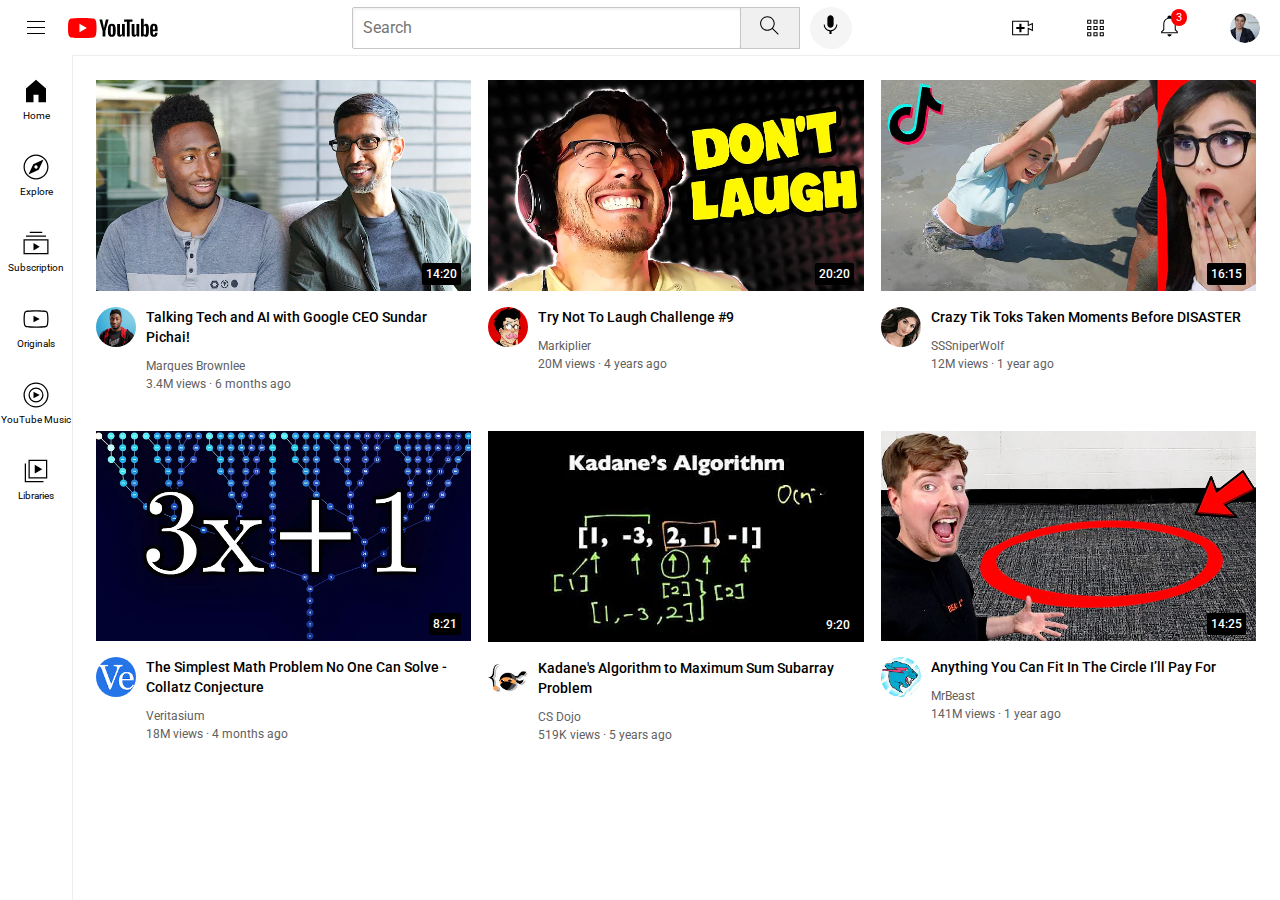
<file: index.html>
<!DOCTYPE html>
<html lang="en">
<head>
    <meta charset="UTF-8">
    <meta name="viewport" content="width=device-width, initial-scale=1.0">
    <title>YouTube.com Clone</title>
    <link rel="stylesheet" href="style/style.css">
    <link rel="preconnect" href="https://fonts.googleapis.com">
    <link rel="preconnect" href="https://fonts.gstatic.com" crossorigin>
    <link href="https://fonts.googleapis.com/css2?family=Roboto:ital,wght@0,100;0,300;0,400;0,500;0,700;0,900;1,100;1,300;1,400;1,500;1,700;1,900&display=swap" rel="stylesheet">
</head>
<body>
    <div class="header">
        <div class="left-section">
            <img class="hamburger-menu" src="assets/hamburger-menu.svg" alt="menu">
            <img class="youtube-logo" src="assets/youtube-logo.svg" alt="youtube-logo">
        </div>
        <div class="middle-section">
            <input class="search-box" type="text" placeholder="Search">
            <button class="search-button"> 
                <img class="search-icon" src="assets/search.svg" alt="search">
                <div class="tooltip">Search</div>
            </button>
            <button class="voice-search-button"> 
                <img class="voice-search-icon" src="assets/voice-search-icon.svg" alt="voice-search">
                <div class="tooltip">Search with your voice</div>
            </button>
        </div>
        <div class="right-section">
            <img class="upload-icon" src="assets/upload.svg" alt="upload">
            <img class="apps-icon" src="assets/youtube-apps.svg" alt="apps">
            <div class="notification-icon-container">
                <img class="notification-icon" src="assets/notifications.svg" alt="notifications">
                <div class="notifcation-count">3</div>
            </div>
            <img class="my-channel-icon" src="assets/my-channel.jpeg" alt="my-channel">
        </div>
    </div>
    <div class="sidebar">
        <div class="sidebar-link">
            <img src="assets/home.svg" alt="">
            <div>Home</div>
        </div>
        <div class="sidebar-link">
            <img src="assets/explore.svg" alt="">
            <div>Explore</div>
        </div>
        <div class="sidebar-link">
            <img src="assets/subscriptions.svg" alt="">
            <div>Subscription</div>
        </div>
        <div class="sidebar-link">
            <img src="assets/originals.svg" alt="">
            <div>Originals</div>
        </div>
        <div class="sidebar-link">
            <img src="assets/youtube-music.svg" alt="">
            <div>YouTube Music</div>
        </div>
        <div  class="sidebar-link">
            <img src="assets/library.svg" alt="">
            <div>Libraries</div>
        </div>
    </div>
    <div class="video-grid">
        <div class="video-preview">
            <div class="thumbnail-row">
                <img class="thumbnail" src="assets/thumbnail-1.webp" alt="thumbnail-1">
                <div class="timestamp">14:20</div>
            </div>
            <div class="video-info-grid">
                <div class="channel-image">
                    <img class="profile-picture" src="assets/channel-1.jpeg" alt="">
                </div>
                <div class="video-info">
                    <p class="video-title">Talking Tech and AI with Google CEO Sundar Pichai!</p>
                    <p class="channel-name">Marques Brownlee</p>
                    <p class="video-stats">3.4M views &#183; 6 months ago</p>
                </div>
            </div>
        </div>
        <div class="video-preview">
            <div class="thumbnail-row">
                <img class="thumbnail" src="assets/thumbnail-2.webp" alt="thumbnail-2">
                <div class="timestamp">20:20</div>
            </div>
            <div class="video-info-grid">
                <div class="channel-image">
                    <img class="profile-picture" src="assets/channel-2.jpeg" alt="">
                </div>
                <div class="video-info">
                    <p class="video-title">Try Not To Laugh Challenge #9</p>
                    <p class="channel-name">Markiplier</p>
                    <p class="video-stats">20M views &#183; 4 years ago</p>
                </div>
            </div>
        </div>
    
        <div class="video-preview">
            <div class="thumbnail-row">
                <img class="thumbnail" src="assets/thumbnail-3.webp" alt="thumbnail-1">
                <div class="timestamp">16:15</div>
            </div>
            <div class="video-info-grid">
                <div class="channel-image">
                    <img class="profile-picture" src="assets/channel-3.jpeg" alt="">
                </div>
                <div class="video-info">
                    <p class="video-title">Crazy Tik Toks Taken Moments Before DISASTER</p>
                    <p class="channel-name">SSSniperWolf</p>
                    <p class="video-stats">12M views &#183; 1 year ago</p>
                </div>
            </div>
        </div>
        <div class="video-preview">
            <div class="thumbnail-row">
                <img class="thumbnail" src="assets/thumbnail-4.webp" alt="thumbnail-2">
                <div class="timestamp">8:21</div>
            </div>
            <div class="video-info-grid">
                <div class="channel-image">
                    <img class="profile-picture" src="assets/channel-4.jpeg" alt="">
                </div>
                <div class="video-info">
                    <p class="video-title">The Simplest Math Problem No One Can Solve - Collatz Conjecture</p>
                    <p class="channel-name">Veritasium</p>
                    <p class="video-stats">18M views &#183; 4 months ago</p>
                </div>
            </div>
        </div>
    
        <div class="video-preview">
            <div class="thumbnail-row">
                <img class="thumbnail" src="assets/thumbnail-5.webp" alt="thumbnail-1">
                <div class="timestamp">9:20</div>
            </div>
            <div class="video-info-grid">
                <div class="channel-image">
                    <img class="profile-picture" src="assets/channel-5.jpeg" alt="">
                </div>
                <div class="video-info">
                    <p class="video-title">Kadane's Algorithm to Maximum Sum Subarray Problem</p>
                    <p class="channel-name">CS Dojo</p>
                    <p class="video-stats">519K views &#183; 5 years ago</p>
                </div>
            </div>
        </div>
        <div class="video-preview">
            <div class="thumbnail-row">
                <img class="thumbnail" src="assets/thumbnail-6.webp" alt="thumbnail-2">
                <div class="timestamp">14:25</div>
            </div>
            <div class="video-info-grid">
                <div class="channel-image">
                    <img class="profile-picture" src="assets/channel-6.jpeg" alt="">
                </div>
                <div class="video-info">
                    <p class="video-title">Anything You Can Fit In The Circle I’ll Pay For</p>
                    <p class="channel-name">MrBeast</p>
                    <p class="video-stats">141M views &#183; 1 year ago</p>
                </div>
            </div>
        </div>
    </div>
</body>
</html>
</file>
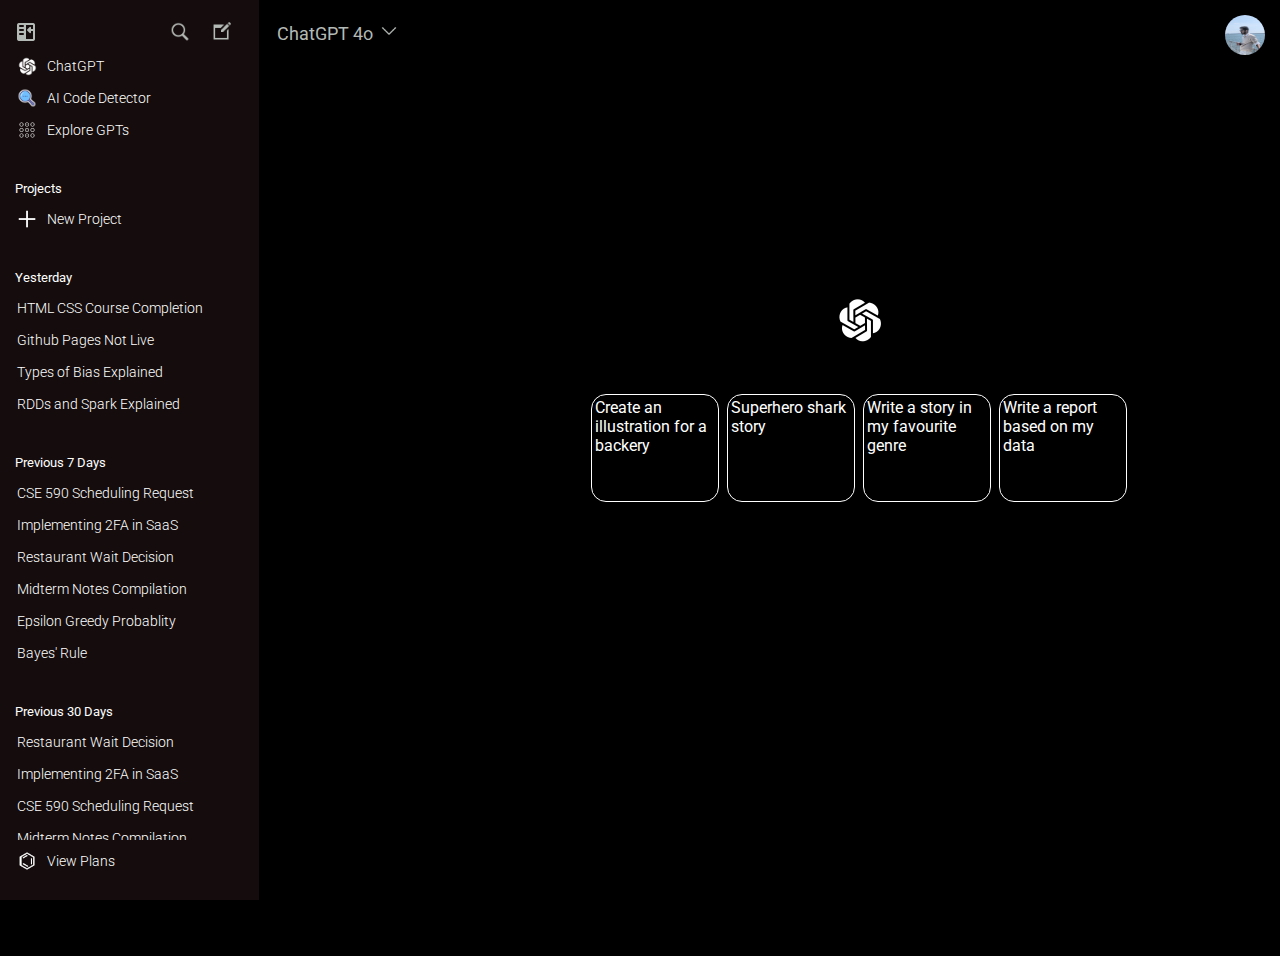
<file: ChatGPT/index.html>
<!DOCTYPE html>
<html lang="en">
<head>
    <meta charset="UTF-8">
    <meta name="viewport" content="width=device-width, initial-scale=1.0">
    <title>ChatGPT</title>
    <link rel="stylesheet" href="style/style.css">
    <link href="https://fonts.googleapis.com/css2?family=Roboto:ital,wght@0,100;0,300;0,400;0,500;0,700;0,900;1,100;1,300;1,400;1,500;1,700;1,900&display=swap" rel="stylesheet">
</head>
<body>
    <div class="header">
        <div class="current-model">
            ChatGPT 4o
            <img class="down-sign" src="assets/down.png" alt="">
        </div>
        <div class="current-user">
            <img class="current-user-image" src="assets/currentUser.jpg" alt="">
        </div>
    </div>
    <div class="whole-window">
        <div class="sidebar">
            <div class="sidebar-top">
                <div class="close-sidebar">
                    <img class ="close-sidebar-icon" src="assets/close-sidebar.png" alt="">
                </div>
                <div class="sidebar-top-right">
                    <img class="search-icon" src="assets/search.png" alt="">
                    <img class="create-icon" src="assets/create.png" alt="">
                </div>
            </div>
            <div class="sidebar-menu">
                <div class="sidebar-cell">
                    <img class="chatgpt-logo" src="assets/chatgpt-logo.png" alt="">
                    <span class="cell-text">ChatGPT</span>
                </div>
                <div class="sidebar-cell">
                    <img class="chatgpt-logo" src="assets/search-colored.png" alt="">
                    <span class="cell-text">AI Code Detector</span>
                </div>
                <div class="sidebar-cell">
                    <img class="chatgpt-logo" src="assets/explore.png" alt="">
                    <span class="cell-text">Explore GPTs</span>
                </div>
                <div class="sub-heading-menu">
                    Projects
                </div>
                <div class="sidebar-cell">
                    <img class="chatgpt-logo" src="assets/plus.png" alt="">
                    <span class="cell-text">New Project</span>
                </div>
    
                <div class="sub-heading-menu">
                    Yesterday
                </div>
                <div class="sidebar-cell">
                    <span class="cell-text">HTML CSS Course Completion</span>
                </div>
                <div class="sidebar-cell">
                    <span class="cell-text">Github Pages Not Live</span>
                </div>
                <div class="sidebar-cell">
                    <span class="cell-text">Types of Bias Explained</span>
                </div>
                <div class="sidebar-cell">
                    <span class="cell-text">RDDs and Spark Explained</span>
                </div>
    
                <div class="sub-heading-menu">
                    Previous 7 Days
                </div>
                <div class="sidebar-cell">
                    <span class="cell-text">CSE 590 Scheduling Request</span>
                </div>
                <div class="sidebar-cell">
                    <span class="cell-text">Implementing 2FA in SaaS</span>
                </div>
                <div class="sidebar-cell">
                    <span class="cell-text">Restaurant Wait Decision</span>
                </div>
                <div class="sidebar-cell">
                    <span class="cell-text">Midterm Notes Compilation</span>
                </div>
                <div class="sidebar-cell">
                    <span class="cell-text">Epsilon Greedy Probablity</span>
                </div>
                <div class="sidebar-cell">
                    <span class="cell-text">Bayes' Rule</span>
                </div>
    
                <div class="sub-heading-menu">
                    Previous 30 Days
                </div>
    
                <div class="sidebar-cell">
                    <span class="cell-text">Restaurant Wait Decision</span>
                </div>
                <div class="sidebar-cell">
                    <span class="cell-text">Implementing 2FA in SaaS</span>
                </div>
                <div class="sidebar-cell">
                    <span class="cell-text">CSE 590 Scheduling Request</span>
                </div>
                <div class="sidebar-cell">
                    <span class="cell-text">Midterm Notes Compilation</span>
                </div>
                <div class="sidebar-cell">
                    <span class="cell-text">Epsilon Greedy Probablity</span>
                </div>
                <div class="sidebar-cell">
                    <span class="cell-text">Bayes' Rule</span>
                </div>
                <div class="sidebar-bottom">
                    <div class="sidebar-cell">
                        <img class="chatgpt-logo" src="assets/bottom.png" alt="">
                        <span class="cell-text">View Plans</span>
                    </div>
                </div>
            </div>
        </div>
        <div class="chatbox">
            <img class="center-logo" src="assets/chatgpt-logo.png" alt="">
            <div class="four-boxes">
                <div class="box">Create an illustration for a backery</div>
                <div class="box">Superhero shark story</div>
                <div class="box">Write a story in my favourite genre</div>
                <div class="box">Write a report based on my data</div>
            </div>
        </div>
    </div>
</body>
</html>
</file>
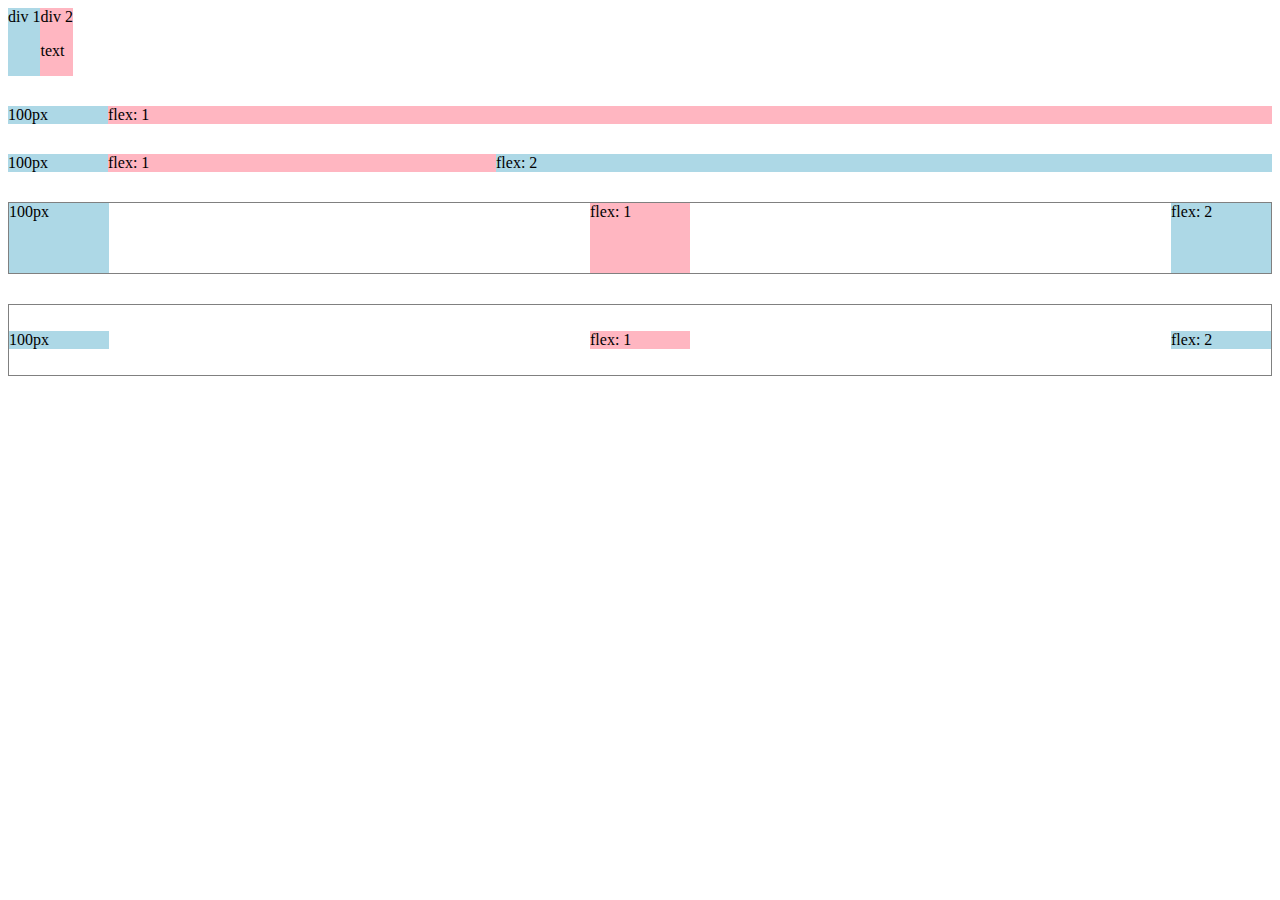
<file: flexbox.html>
<!DOCTYPE html>
<html lang="en">
<head>
    <meta charset="UTF-8">
    <meta name="viewport" content="width=device-width, initial-scale=1.0">
    <title>Flexbox</title>
</head>
<body>
    <div style="display: flex; flex-direction: row;">
        <div style="background-color: lightblue;">
            div 1
        </div>
        <div style="background-color: lightpink;">
            div 2 <p>text</p>
        </div>
    </div>
    <div style="display: flex; flex-direction: row; margin-top: 30px;">
        <div style="background-color: lightblue; width: 100px;">
            100px
        </div>
        <div style="background-color: lightpink; flex: 1;">
            flex: 1
        </div>
    </div>

    <div style="display: flex; flex-direction: row; margin-top: 30px;">
        <div style="background-color: lightblue; width: 100px;">
            100px
        </div>
        <div style="background-color: lightpink; flex: 1;">
            flex: 1
        </div>
        <div style="background-color: lightblue; flex: 2;">
            flex: 2
        </div>
    </div>

    <div style="display: flex; flex-direction: row; margin-top: 30px; height: 70px; border-style: solid; border-width: 1px; border-color: gray; justify-content: space-between;">
        <div style="background-color: lightblue; width: 100px;">
            100px
        </div>
        <div style="background-color: lightpink; width: 100px;">
            flex: 1
        </div>
        <div style="background-color: lightblue; width: 100px;">
            flex: 2
        </div>
    </div>

    <div style="display: flex; flex-direction: row; margin-top: 30px; height: 70px; border-style: solid; border-width: 1px; border-color: gray; justify-content: space-between; align-items: center;">
        <div style="background-color: lightblue; width: 100px;">
            100px
        </div>
        <div style="background-color: lightpink; width: 100px;">
            flex: 1
        </div>
        <div style="background-color: lightblue; width: 100px;">
            flex: 2
        </div>
    </div>
</body>
</html>
</file>
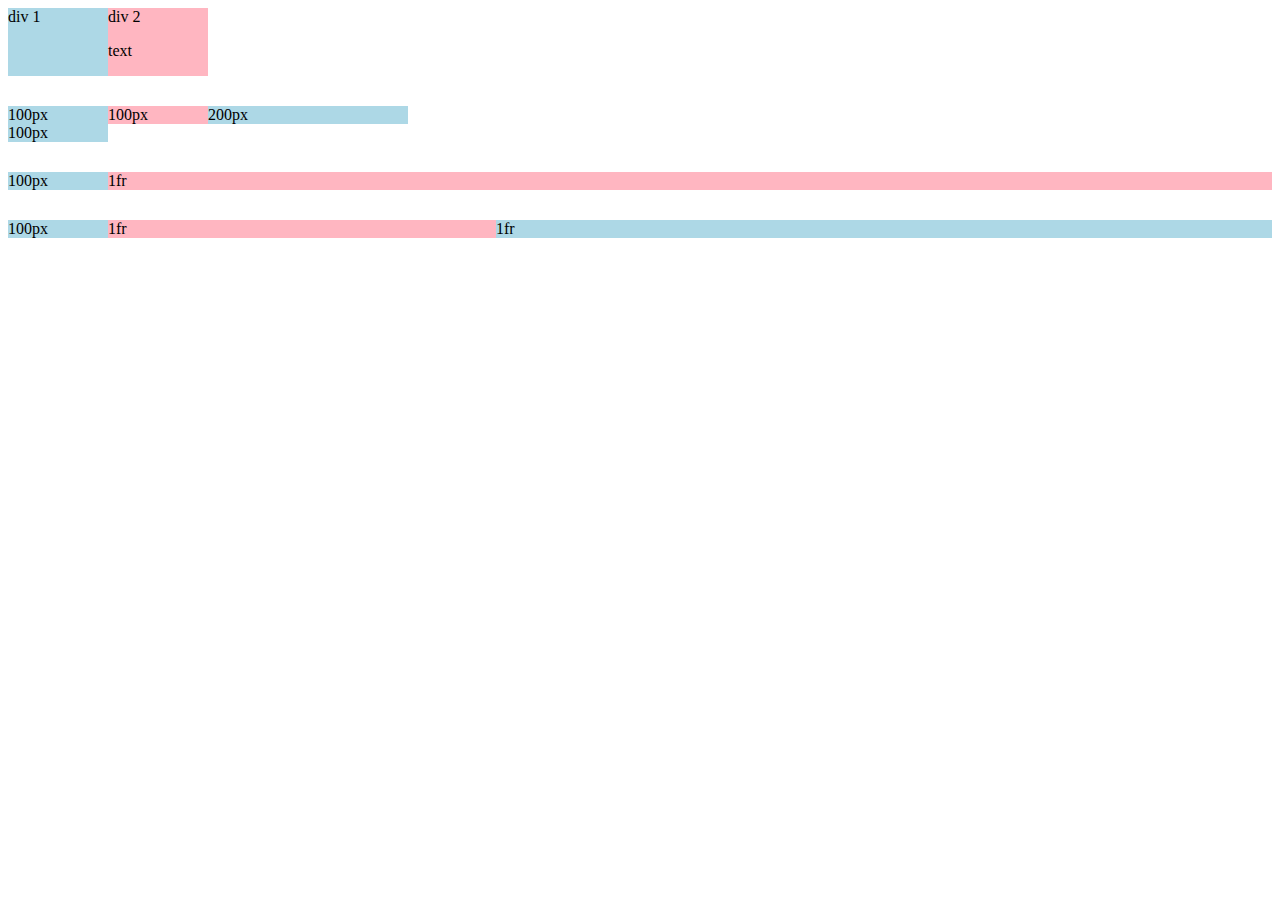
<file: grid.html>
<!DOCTYPE html>
<html lang="en">
<head>
    <meta charset="UTF-8">
    <meta name="viewport" content="width=device-width, initial-scale=1.0">
    <title>Grid pratice</title>
</head>
<body>
    <div style="
    display: grid;
    grid-template-columns: 100px 100px;
    ">
        <div style="background-color: lightblue;">
            div 1
        </div>
        <div style="background-color: lightpink;">
            div 2 <p>text</p>
        </div>
    </div>
    <div style="
    margin-top: 30px;
    display: grid;
    grid-template-columns: 100px 100px 200px;
    ">
        <div style="background-color: lightblue;">
            100px
        </div>
        <div style="background-color: lightpink;">
            100px
        </div>
        <div style="background-color: lightblue;">
            200px
        </div>
        <div style="background-color: lightblue;">
            100px
        </div>
    </div>

    <div style="
    margin-top: 30px;
    display: grid;
    grid-template-columns: 100px 1fr;
    ">
        <div style="background-color: lightblue;">
            100px
        </div>
        <div style="background-color: lightpink;">
            1fr
        </div>
    </div>
    <div style="
    margin-top: 30px;
    display: grid;
    grid-template-columns: 100px 1fr 2fr;
    ">
        <div style="background-color: lightblue;">
            100px
        </div>
        <div style="background-color: lightpink;">
            1fr
        </div>
        <div style="background-color: lightblue;">
            1fr
        </div>
    </div>
</body>
</html>
</file>
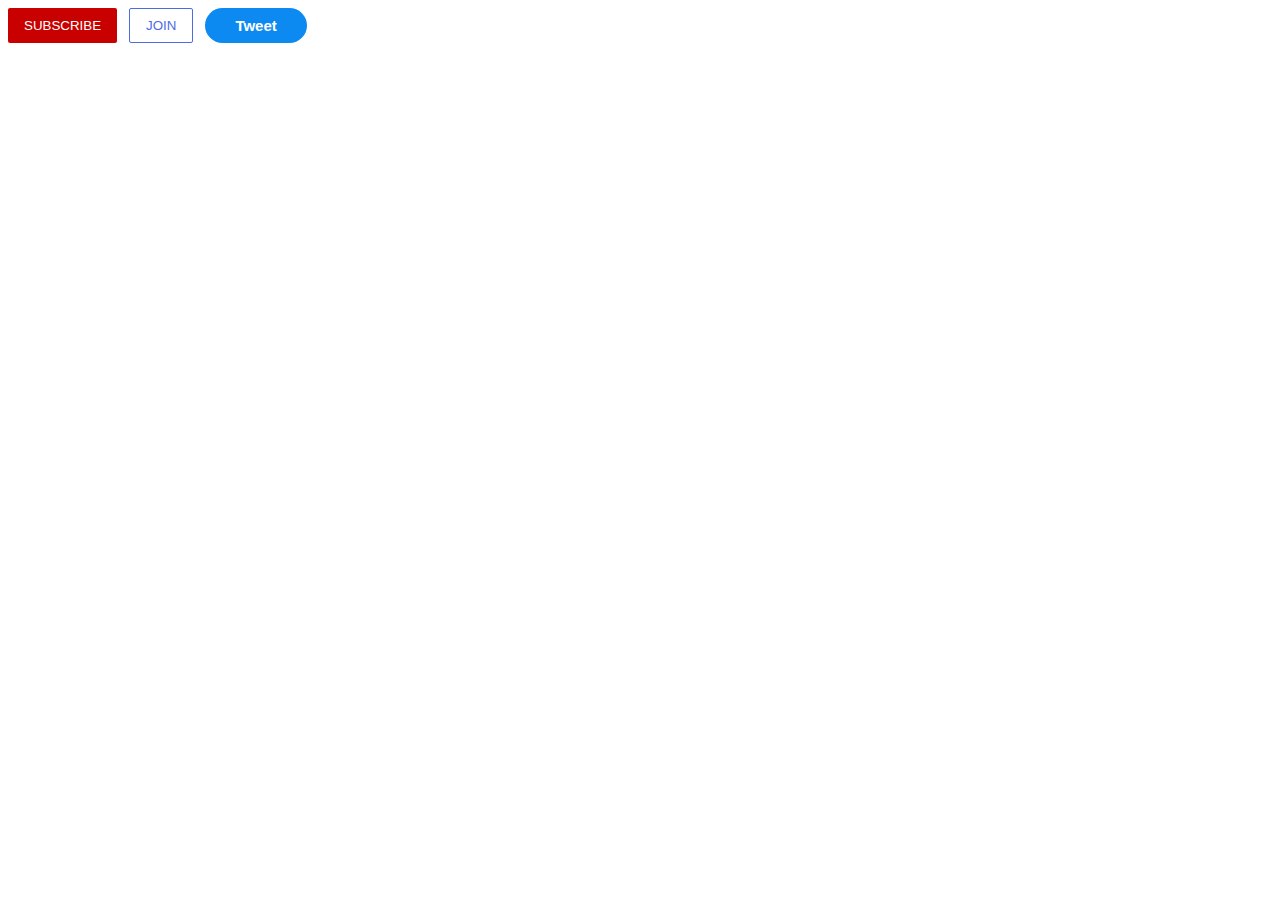
<file: intro/buttons.html>
<!DOCTYPE html>
<html lang="en">
<head>
    <meta charset="UTF-8">
    <meta name="viewport" content="width=device-width, initial-scale=1.0">
    <title>Buttons</title>
    <link rel="stylesheet" href="buttons.css">   
</head>
<body>
    <button class="subscribe-button">
        SUBSCRIBE
    </button>
    
    <button class="join-button">JOIN</button>
    
    <button class="tweet-button">Tweet</button>
</body>
</html>
</file>
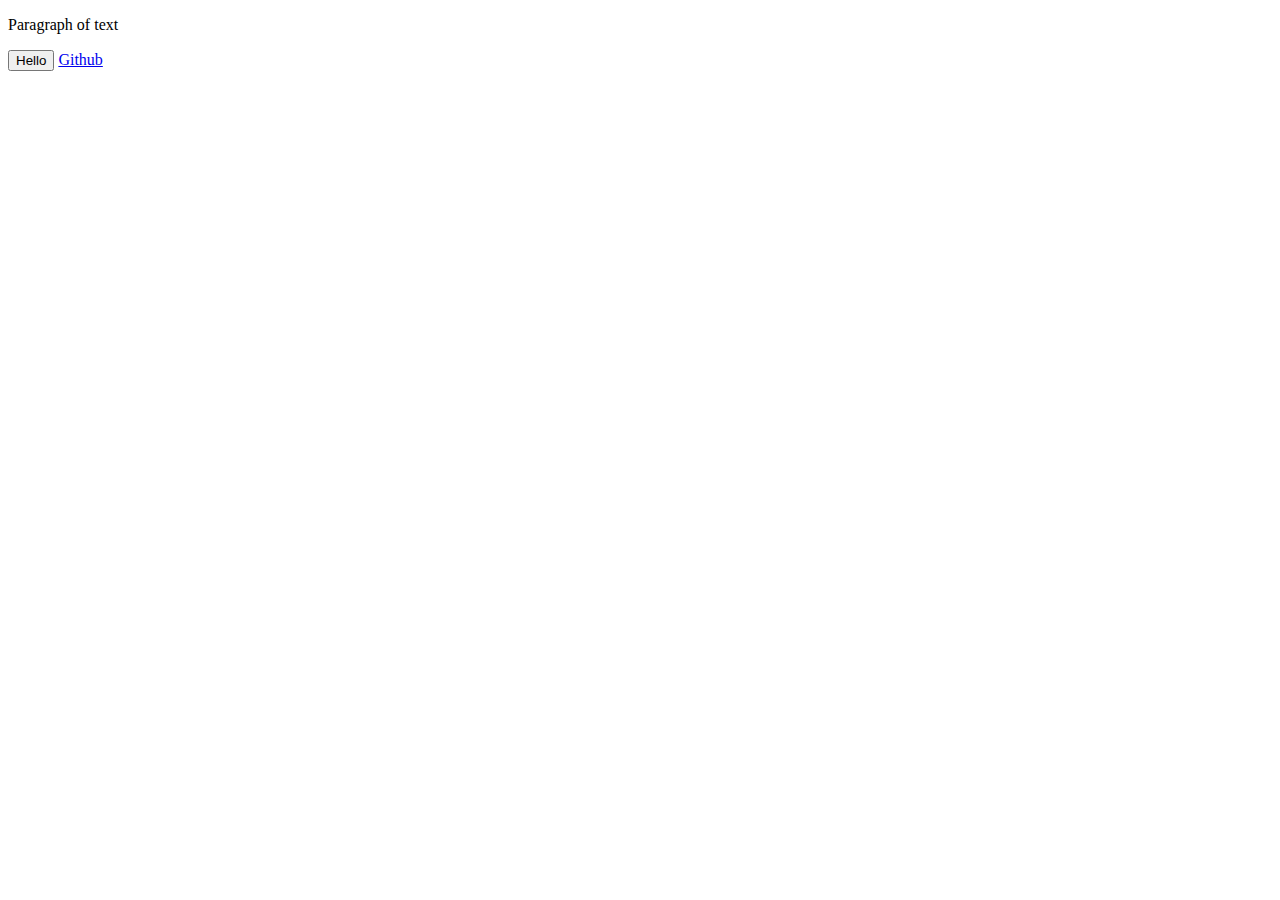
<file: intro/website.html>
<!DOCTYPE html>
<html lang="en">
<head>
    <meta charset="UTF-8">
    <meta name="viewport" content="width=device-width, initial-scale=1.0">
    <title>Document</title>
</head>
<body>
    
</body>
</html>
<p>Paragraph of text</p>
<!--extra spaces are ignored in html-->
<button>Hello</button>
<a href="https://github.com/" target="_blank">Github</a>
</file>
<file: style/style.css>
p {
    font-family: Roboto, Arial;
    margin-top: 0;
    margin-bottom: 0;
}

.thumbnail {
    width: 100%;
}

.search-box {
    font-size: 16px;
    flex: 1;
    height: 20px;
    padding: 10px;
    border-width: 1px;
    border-style: solid;
    border-color: rgb(198, 198, 198);
    border-radius: 2px;
    box-shadow: inset 1px 2px 3px rgba(0,0,0,0.05);
    width: 0;
}

.video-title {
    margin-top: 0;
    font-size: 14px;
    font-weight: 500;
    line-height: 20px;
    margin-bottom: 12px;
    /* margin-left: 5px; */
}

.video-info-grid {
    display: grid;
    grid-template-columns: 40px 1fr;
}

.video-info {
    padding-left: 10px;
}

.profile-picture {
    width: 40px;
    border-radius: 20px;
}

.thumbnail-row {
    margin-bottom: 12px;
    position: relative;
}

.channel-name, .video-stats {
    font-size: 12px;
    color: rgb(96, 96, 96);
    /* margin-left: 5px; */
}

.channel-name {
    margin-bottom: 4px;
}

.video-grid {
    display: grid;
    grid-template-columns: 1fr 1fr 1fr;
    column-gap: 17px;
    row-gap: 40px;
}

@media (max-width: 750px) {
    .video-grid {
        grid-template-columns: 1fr 1fr;
    }
}

.header {
    height: 55px;
    display: flex;
    flex-direction: row;
    justify-content: space-between;
    position: fixed;
    top:0;
    left: 0;
    right: 0;
    background-color: white;
    border-bottom-width: 1px;
    border-bottom-style: solid;
    border-bottom-color: rgb(238, 238, 238);
    z-index: 1;
}

.left-section {
    align-items: center;
    display: flex;
}

.middle-section {
    flex: 1;
    margin-left: 70px;
    margin-right: 35px;
    max-width: 500px;
    display: flex;
    flex-direction: row;
    align-items: center;
}

.right-section {
    width: 250px;
    display: flex;
    align-items: center;
    justify-content: space-between;
    margin-right: 20px;
    flex-shrink: 0;
}

.hamburger-menu {
    height: 24px;
    margin-left: 24px;
    margin-right: 20px;
}

.youtube-logo {
    height: 20px;
}

.search-button {
    height: 42px;
    width: 60px;
    background-color: rgb(240, 240, 240);
    border-width: 1px;
    border-style: solid;
    border-color: rgb(198, 198, 198);
    margin-left: -1px;
    position: relative;
    transition: opacity 0.15s;
    display: flex;
    justify-content: center;
}

.search-button .tooltip, .voice-search-button .tooltip {
    padding: 4px 8px 4px 8px;
    background-color:gray;
    position: absolute;
    border-radius: 2px;
    font-size: 12px;
    bottom: -30px;
    opacity: 0;
    pointer-events: none;
    white-space: nowrap;
}

.search-button:hover .tooltip, .voice-search-button:hover .tooltip {
    opacity: 1;
}

.voice-search-button{
    height: 42px;
    width: 42px;
    margin-left: 10px;
    border-radius: 21px;
    border: none;
    background-color: rgb(245, 245, 245);
    position: relative;
    transition: opacity 0.15s;
    display: flex;
    justify-content: center;
}

.search-box::placeholder {
    font-family: Roboto, Arial;
    font-size: 16px;
}

.search-icon {
    height: 25px;
    margin-top: 4px;
}

.voice-search-icon {
    height: 25px;
    margin-top: 4px;
}

.upload-icon, .apps-icon, .notification-icon {
    width:25px;
    height: 30px;
}
.notification-icon-container {
    position: relative;
}

.notifcation-count {
    top: -2px;
    right: -5px;
    font-family: Roboto, Arial;
    background-color: red;
    color: white;
    position: absolute;
    font-size: 11px;
    padding-left: 5px;
    padding-right: 5px;
    padding-top: 2px;
    padding-bottom: 2px;
    border-radius: 10px;
}

.my-channel-icon {
    height: 30px;
    border-radius: 15px;
}

body {
    margin : 0;
    padding-top: 80px;
    padding-left: 96px;
    padding-right: 24px;
}

.sidebar {
    left: 0;
    bottom: 0;
    top: 55px;
    position: fixed;
    width: 72px;
    border-right-width: 1px;
    border-right-style: solid;
    border-right-color: rgb(238, 238, 238);
    background-color: white;
    z-index: 100;
    padding-top: 5px;
}

.timestamp {
    position: absolute;
    right: 10px;
    bottom: 10px;
    background-color: black;
    color: white;
    font-size: 12px;
    padding-left: 4px;
    padding-right: 4px;
    padding-bottom: 4px;
    padding-top: 4px;
    font-weight: 500;
    border-radius: 2px;
    font-family: Roboto, Arial;
}

.sidebar-link {
    align-items: center;
    height: 76px;
    justify-content: center;
    display: flex;
    flex-direction: column;
}
.sidebar-link:hover {
    background-color: lightgray;
    cursor: pointer;
}
.sidebar-link img {
    height: 30px;
    justify-content: space-between;
    margin-bottom: 4px;
}

.sidebar-link div {
    font-family: Roboto, Arial;
    font-size: 10px;
}
</file>
<file: ChatGPT/style/style.css>
body {
    color: white;
    font-family: Roboto, Arial;
    background-color: black;
}

.header {
    display: flex;
    flex-direction: row;
    top: 0;
    margin-left: 259px;
    height: 40px;
}

.current-model {
    width: 50%;
    margin-top: 15px;
    color: #b4bab6;
    display: flex;
    flex-direction: row;
    margin-left: 10px;
    font-size:18px;
}

.current-user {
    display: flex;
    width: 50%;
    height: 40px;
    justify-content: end;
    padding-right: 7px;
    padding-top: 7px;
}

.current-user-image {
    height: 40px;
    width: 40px;
    border-radius: 50%;
}

.sidebar-top {
    display: flex;
    flex-direction: row;
    align-items: center;
    /* margin: 12px 12px 12px 12px; */
    position: fixed;
    top: 0;
    left: 0;
    background-color: rgb(21, 13, 13);
    width: 259px;
    height: 50px;
}

.sidebar {
    background-color: rgb(21, 13, 13);
    width: 259px;
    display: flex;
    position: relative;
    top: -58px;
    left: -8px;
    flex-direction: column;
    height: 100vh;
    max-height: 100vh;
    overflow-y: auto;
}

.sidebar-menu {
    margin-top:65px;
    height: calc(100vh - 50px - 50px);
}

.close-sidebar {
    width: 50%;
    align-items: center;
    padding-top: 3px;
}

.search-icon {
    margin-right: 21px;
}

.sidebar-top-right {
    padding-left: 40px;
    align-items: center;
    display: flex;
    margin-right: 0;
    justify-content: end;
}

.search-icon, .create-icon {
    height: 20px;
    width: 20px;
    margin-top: 14px;
}

.chatgpt-logo {
    height: 20px;
    width: 20px;
}

.close-sidebar-icon {
    height: 24px;
    width: 24px;
    margin-left: 14px;
    margin-top: 14px;
}

.sidebar-cell {
    display: flex;
    flex-direction: row;
    align-items: center;
    margin-bottom: 10px;
    margin-left : 7px;
    cursor: pointer;
}

.cell-text {
    padding-left: 10px;
    font-size: 14px;
    padding-top: 3px;
    padding-bottom: 3px;
    font-weight: 300;
}

.chatgpt-logo {
    padding-left: 10px;
}

.sub-heading-menu {
    margin-top: 40px;
    padding-left: 15px;
    padding-bottom: 12px;
    font-size: 13px;
    font-weight: 400;
}

.sidebar-bottom {
    position: fixed;
    bottom: 0;
    left: 0;
    z-index: 102;
    background-color: rgb(21, 13, 13);
    width: 259px;
    height: 50px;
    padding-top: 10px;
}

.down-sign {
    height: 16px;
    width: 16px;
    padding-left: 8px;
}

.center-logo {
    height: 50px;
    width: 50px;
    padding-bottom: 50px;
}

.chatbox {
    display: flex;
    color: white;
    justify-content: center;
    align-items: center;
    flex-direction: column;
    margin-left: 320px;
    margin-bottom: 200px;
}

.whole-window {
    display: flex;
}

.four-boxes {
    display: flex;
}

.box {
    border-color: #b4bab6;;
    border: solid;
    height: 100px;
    width: 120px;
    padding: 3px 3px 3px 3px;
    border-radius: 15px;
    border-width: 1px;
    margin-left: 4px;
    margin-right: 4px;
    align-items: center;
}
</file>
<file: intro/buttons.css>
.subscribe-button {
    background-color: rgb(200, 0, 0);
    color: white;
    border: none;
    /* height: 36px;
    width: 105px; */
    border-radius: 2px;
    cursor: pointer;
    margin-right: 8px;
    transition: opacity 0.15s;
    padding-top: 10px;
    padding-bottom: 10px;
    padding-left: 16px;
    padding-right: 16px;
    vertical-align: top; 
}
.join-button {
    background-color: white;
    border-color: rgb(77, 107, 228);
    border-style: solid;
    border-width: 1px;
    color: rgb(77, 107, 228);
    /* height: 36px;
    width: 62px; */
    border-radius: 2px;
    cursor: pointer;
    transition: background-color 0.15s, color 0.15s, transform 0.15s;
    padding-left: 16px;
    padding-right: 16px;
    padding-top: 9px;
    padding-bottom: 9px; 
    vertical-align: top;
}
.tweet-button {
    background-color: rgb(12, 138, 241);
    color: white;
    /* height: 36px;
    width: 90px; */
    border-radius: 20px;
    border: none;
    font-weight: bold;
    font-size: 15px;
    cursor: pointer;
    margin-left: 8px;
    transition: box-shadow 0.15s;
    vertical-align: top; 
    padding-left: 30px;
    padding-right: 30px;
    padding-top: 9px;
    padding-bottom: 9px;
    transition: padding-left 0.15s, padding-right 0.15s;
}
.subscribe-button:hover {
    opacity: 0.8;

}
.subscribe-button:active {
    opacity: 0.5;
}
.join-button:hover {
    color: white;
    background-color: rgb(77, 107, 228);
    transform: scale(1.4);
}
.join-button:active {
    opacity: 0.7;
}
.tweet-button:hover {
    box-shadow: 5px 5px 10px rgba(0,0,0,0.15);
    padding-left: 50px;
    padding-right: 50px;
}
</file>
